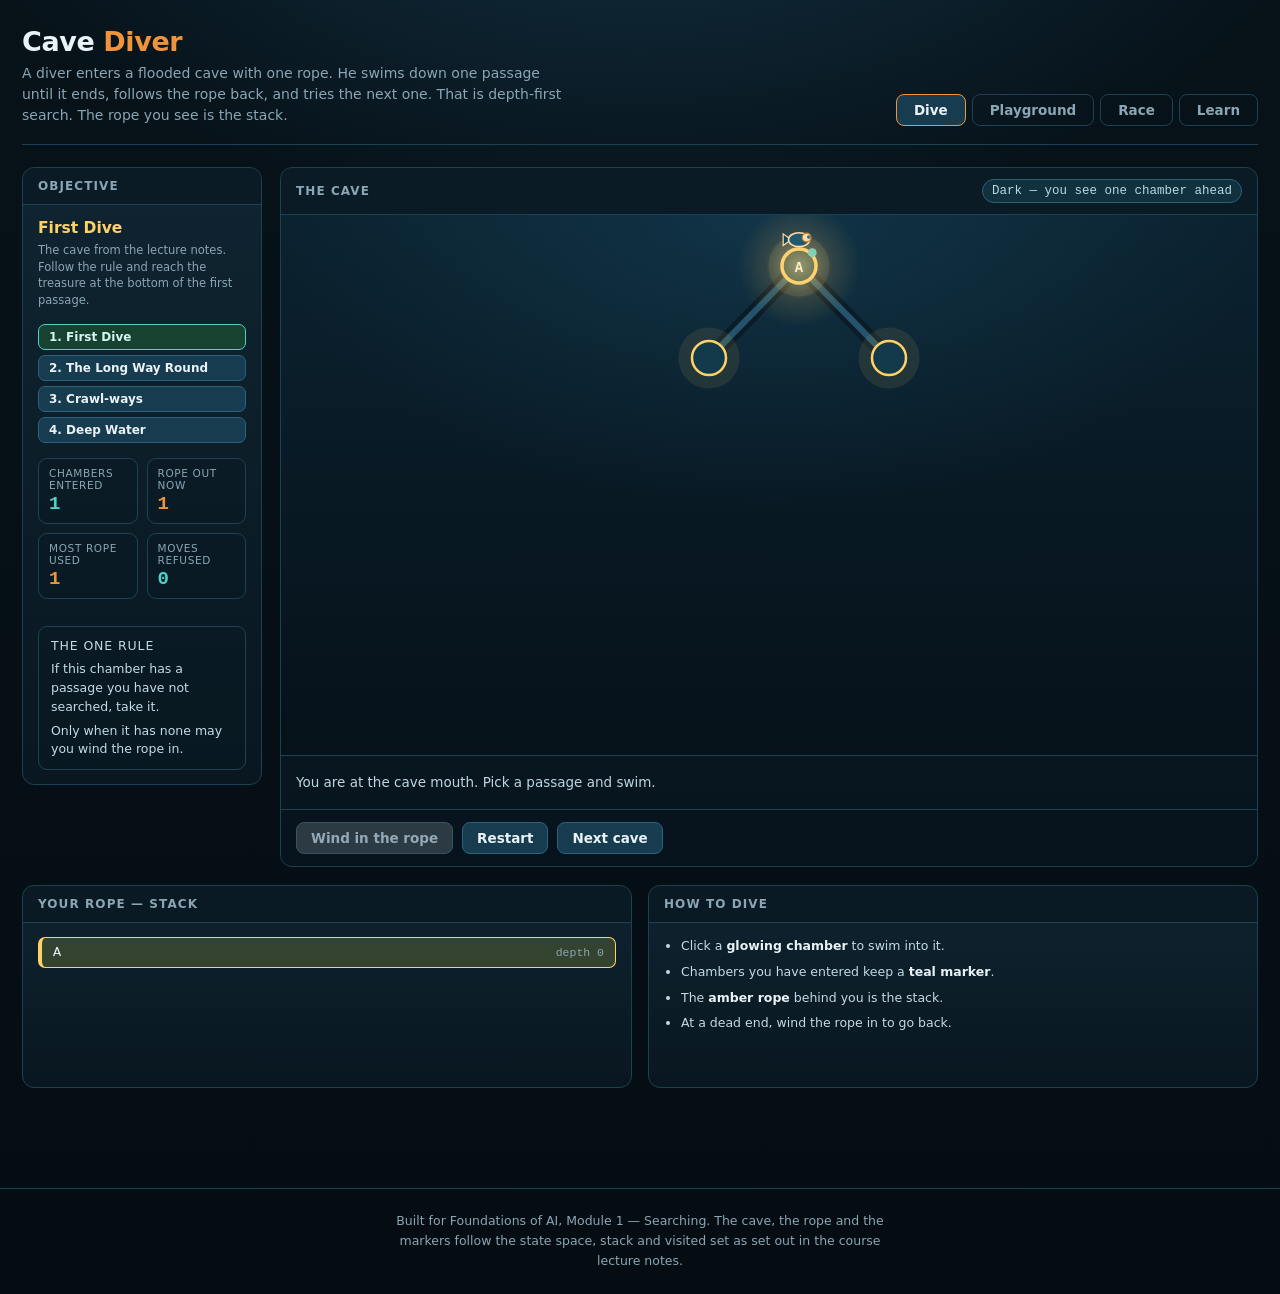
<file: site/index.html>
<!DOCTYPE html>
<html lang="en">
<head>
<meta charset="utf-8">
<meta name="viewport" content="width=device-width, initial-scale=1">
<title>Cave Diver &mdash; Depth-First Search</title>
<link rel="icon" href="data:image/svg+xml,<svg xmlns='http://www.w3.org/2000/svg' viewBox='0 0 16 16'><text y='13' font-size='13'>&#129446;</text></svg>">
<link rel="stylesheet" href="css/styles.css">
</head>
<body>
<div class="wrap">

  <header class="masthead">
    <div>
      <h1>Cave <span>Diver</span></h1>
      <p class="tagline">
        A diver enters a flooded cave with one rope. He swims down one passage until it
        ends, follows the rope back, and tries the next one. That is depth-first search.
        The rope you see is the stack.
      </p>
    </div>
    <nav class="modes" id="modes">
      <button class="mode is-active" data-view="dive">Dive</button>
      <button class="mode" data-view="playground">Playground</button>
      <button class="mode" data-view="race">Race</button>
      <button class="mode" data-view="learn">Learn</button>
    </nav>
  </header>

  <!-- ===================== DIVE ===================== -->
  <section class="view" id="view-dive">
    <div class="stage">

      <aside class="card">
        <div class="card-head"><h2>Objective</h2></div>
        <div class="card-body control-list">
          <div>
            <p class="level-name" id="level-name">First Dive</p>
            <p class="hint" id="level-brief"></p>
          </div>

          <div class="level-list" id="levels"></div>

          <div class="readings">
            <div class="reading">
              <span class="r-label">Chambers entered</span>
              <span class="r-value" id="d-entered">1</span>
            </div>
            <div class="reading">
              <span class="r-label">Rope out now</span>
              <span class="r-value rope" id="d-rope">1</span>
            </div>
            <div class="reading">
              <span class="r-label">Most rope used</span>
              <span class="r-value rope" id="d-maxrope">1</span>
            </div>
            <div class="reading">
              <span class="r-label">Moves refused</span>
              <span class="r-value" id="d-wrong">0</span>
            </div>
          </div>

          <div class="rules">
            <p class="rules-title">The one rule</p>
            <p>If this chamber has a passage you have not searched, take it.</p>
            <p>Only when it has none may you wind the rope in.</p>
          </div>
        </div>
      </aside>

      <section class="card">
        <div class="card-head">
          <h2>The Cave</h2>
          <span class="chip">Dark &mdash; you see one chamber ahead</span>
        </div>
        <div class="cave-frame" id="dive-frame">
          <svg id="dive-cave" role="img" aria-label="Dark cave; click a passage to swim"></svg>
        </div>
        <div class="dive-message is-info" id="dive-message"></div>
        <div class="controls">
          <button id="dive-pop" class="primary">Wind in the rope</button>
          <button id="dive-restart">Restart</button>
          <button id="dive-next">Next cave</button>
        </div>
      </section>

      <aside class="panel-stack">
        <section class="card">
          <div class="card-head"><h2>Your Rope &mdash; Stack</h2></div>
          <div class="card-body">
            <div class="stack-view" id="dive-stack"></div>
          </div>
        </section>

        <section class="card is-lesson" id="dive-lesson" hidden>
          <div class="card-head"><h2>What just happened</h2></div>
          <div class="card-body">
            <p class="lesson-text" id="dive-lesson-text"></p>
          </div>
        </section>

        <section class="card">
          <div class="card-head"><h2>How to dive</h2></div>
          <div class="card-body">
            <ul class="howto">
              <li>Click a <b>glowing chamber</b> to swim into it.</li>
              <li>Chambers you have entered keep a <b>teal marker</b>.</li>
              <li>The <b>amber rope</b> behind you is the stack.</li>
              <li>At a dead end, wind the rope in to go back.</li>
            </ul>
          </div>
        </section>
      </aside>

    </div>
  </section>

  <!-- ===================== PLAYGROUND ===================== -->
  <section class="view" id="view-playground" hidden>
    <div class="stage">

      <aside class="card controls-card">
        <div class="card-head">
          <h2>Conditions</h2>
          <button id="new-cave" class="mini">New cave</button>
        </div>
        <div class="card-body control-list">

          <div class="preset-row">
            <button id="preset-notes" class="mini">Notes cave A&ndash;F</button>
            <button id="preset-random" class="mini">Random cave</button>
          </div>

          <div class="control">
            <label for="branching">Passages per chamber <b>b</b> <output id="branching-out">2</output></label>
            <input id="branching" type="range" min="1" max="5" value="2">
          </div>

          <div class="control">
            <label for="depth">Cave depth <b>m</b> <output id="depth-out">4</output></label>
            <input id="depth" type="range" min="1" max="8" value="4">
          </div>

          <div class="control">
            <label for="loops">Crawl-ways (loops) <output id="loops-out">0</output></label>
            <input id="loops" type="range" min="0" max="10" value="0">
          </div>

          <div class="control">
            <label for="order">Which passage first?</label>
            <select id="order">
              <option value="left">Left first</option>
              <option value="right">Right first</option>
              <option value="random">Random</option>
            </select>
          </div>

          <div class="control">
            <label for="treasure">Treasure</label>
            <select id="treasure">
              <option value="none">No treasure (full sweep)</option>
              <option value="shallow-far">Shallow, last branch</option>
              <option value="shallow-near">Shallow, first branch</option>
              <option value="deep">Deepest chamber</option>
            </select>
            <p class="hint">Or click any chamber in the cave to move it there.</p>
          </div>

          <div class="control">
            <label for="rope-limit">Rope limit <output id="rope-limit-out">none</output></label>
            <input id="rope-limit" type="range" min="0" max="8" value="0">
            <p class="hint">0 means an unlimited rope.</p>
          </div>

          <label class="toggle">
            <input id="markers" type="checkbox" checked>
            <span>Leave markers (visited set)</span>
          </label>

          <label class="toggle">
            <input id="endless" type="checkbox">
            <span>Add an endless passage</span>
          </label>

        </div>
      </aside>

      <section class="card">
        <div class="card-head">
          <h2>The Cave</h2>
          <span class="chip" id="cave-name">Lecture 3 state space</span>
        </div>

        <div class="cave-frame" id="cave-frame">
          <svg id="cave" role="img" aria-label="Cave map showing the diver and the rope"></svg>
          <div class="too-big" id="too-big" hidden>
            <p class="too-big-number" id="too-big-number">0</p>
            <p class="too-big-label">chambers in this cave</p>
            <p class="too-big-text" id="too-big-text"></p>
          </div>
        </div>

        <div class="status-line" id="status">
          <span class="tag">ready</span>
          <span id="status-text">Press Play to send the diver in.</span>
        </div>

        <div class="controls">
          <button id="play" class="primary">Play</button>
          <button id="back">Back</button>
          <button id="step">Step</button>
          <button id="reset">Reset</button>
          <span class="spacer"></span>
          <label class="speed">
            Speed
            <input id="speed" type="range" min="1" max="12" value="6">
          </label>
        </div>
      </section>

      <aside class="panel-stack">

        <section class="card">
          <div class="card-head"><h2>Readings</h2></div>
          <div class="card-body">
            <div class="readings">
              <div class="reading">
                <span class="r-label">Chambers in cave</span>
                <span class="r-value" id="r-total">6</span>
              </div>
              <div class="reading">
                <span class="r-label">Chambers entered</span>
                <span class="r-value" id="r-entered">0</span>
              </div>
              <div class="reading">
                <span class="r-label">Rope out now</span>
                <span class="r-value rope" id="r-rope">0</span>
              </div>
              <div class="reading">
                <span class="r-label">Most rope used</span>
                <span class="r-value rope" id="r-maxrope">0</span>
              </div>
            </div>
            <p class="verdict-label">Outcome of the whole dive</p>
            <div class="verdict" id="verdict">Ready to dive.</div>
          </div>
        </section>

        <section class="card">
          <div class="card-head"><h2>The Algorithm</h2></div>
          <div class="card-body">
            <ol class="pseudo" id="pseudo">
              <li data-line="1">visit start, mark it, <b>push</b> it</li>
              <li data-line="2">repeat:</li>
              <li data-line="3" class="ind">current &larr; top of stack</li>
              <li data-line="4" class="ind">if current has an unvisited neighbour n:</li>
              <li data-line="5" class="ind2">visit n, mark it, <b>push</b> n</li>
              <li data-line="6" class="ind">else:</li>
              <li data-line="7" class="ind2"><b>pop</b> &mdash; follow the rope back</li>
              <li data-line="8">until the stack is empty</li>
            </ol>
          </div>
        </section>

        <section class="card">
          <div class="card-head">
            <h2>The Rope &mdash; Stack</h2>
            <span class="chip" id="stack-depth">0</span>
          </div>
          <div class="card-body">
            <div class="stack-view" id="stack-view"></div>
            <p class="note">
              The rope holds only the current path. Finished branches are wound back in,
              which is why DFS needs just O(m) memory.
            </p>
          </div>
        </section>

        <section class="card">
          <div class="card-head">
            <h2>Markers &mdash; Visited Set</h2>
            <span class="chip teal" id="visited-count">0</span>
          </div>
          <div class="card-body">
            <div class="chips" id="visited-view"></div>
          </div>
        </section>

        <section class="card">
          <div class="card-head"><h2>Dive Log</h2></div>
          <div class="card-body">
            <div class="log" id="log"></div>
          </div>
        </section>

      </aside>
    </div>
  </section>

  <!-- ===================== RACE ===================== -->
  <section class="view" id="view-race" hidden>

    <div class="race-bar card">
      <div class="race-controls">
        <div class="control inline">
          <label for="race-branching">Passages <b>b</b> <output id="race-branching-out">2</output></label>
          <input id="race-branching" type="range" min="1" max="4" value="2">
        </div>
        <div class="control inline">
          <label for="race-depth">Depth <b>m</b> <output id="race-depth-out">4</output></label>
          <input id="race-depth" type="range" min="2" max="6" value="4">
        </div>
        <div class="control inline">
          <label for="race-treasure">Treasure</label>
          <select id="race-treasure">
            <option value="shallow">Shallow, last branch</option>
            <option value="deep">Deepest chamber</option>
          </select>
        </div>
        <div class="control inline">
          <label for="race-rival">Compare DFS against</label>
          <select id="race-rival">
            <option value="bfs">Breadth-first search</option>
            <option value="ids">Iterative deepening</option>
          </select>
        </div>
        <span class="spacer"></span>
        <button id="race-play" class="primary">Play</button>
        <button id="race-step">Step</button>
        <button id="race-reset">Reset</button>
        <label class="speed">
          Speed
          <input id="race-speed" type="range" min="1" max="12" value="7">
        </label>
      </div>
      <p class="race-note" id="race-note"></p>
    </div>

    <div class="race-grid">
      <section class="card">
        <div class="card-head"><h2 id="race-left-title">DFS</h2></div>
        <div class="cave-frame is-short" id="race-left-frame">
          <svg id="race-left" role="img" aria-label="Depth-first search running"></svg>
        </div>
        <div class="readings race-readings">
          <div class="reading">
            <span class="r-label">Chambers entered</span>
            <span class="r-value" id="race-left-entered">0</span>
          </div>
          <div class="reading">
            <span class="r-label" id="race-left-mem-label">Rope out now</span>
            <span class="r-value rope" id="race-left-mem">0</span>
          </div>
          <div class="reading">
            <span class="r-label" id="race-left-maxmem-label">Most rope used</span>
            <span class="r-value rope" id="race-left-maxmem">0</span>
          </div>
        </div>
        <div class="status-line"><span id="race-left-status"></span></div>
      </section>

      <section class="card">
        <div class="card-head"><h2 id="race-right-title">BFS</h2></div>
        <div class="cave-frame is-short" id="race-right-frame">
          <svg id="race-right" role="img" aria-label="Rival search running"></svg>
        </div>
        <div class="readings race-readings">
          <div class="reading">
            <span class="r-label">Chambers entered</span>
            <span class="r-value" id="race-right-entered">0</span>
          </div>
          <div class="reading">
            <span class="r-label" id="race-right-mem-label">Ropes in the water</span>
            <span class="r-value teal" id="race-right-mem">0</span>
          </div>
          <div class="reading">
            <span class="r-label" id="race-right-maxmem-label">Most ropes at once</span>
            <span class="r-value teal" id="race-right-maxmem">0</span>
          </div>
        </div>
        <div class="status-line"><span id="race-right-status"></span></div>
      </section>
    </div>

    <div class="card race-verdict">
      <div class="card-body">
        <p class="verdict-label">What the two numbers say</p>
        <div class="verdict" id="race-verdict"></div>
      </div>
    </div>

  </section>

  <!-- ===================== LEARN ===================== -->
  <section class="view" id="view-learn" hidden>
    <article class="prose">

      <h2>What the diver is actually doing</h2>
      <p>
        An agent with a goal and no map has only one honest option: explore
        systematically. Depth-first search is the most committed version of that
        idea. Faced with several passages, it picks one and follows it to the end
        before considering any other.
      </p>
      <p>
        Chambers are <b>states</b>. Passages are <b>actions</b>. The rope is the
        <b>stack</b>. The markers are the <b>visited set</b>. Nothing in the game
        is decoration: each piece is a part of the algorithm wearing a costume.
      </p>

      <h2>Three ingredients</h2>
      <div class="ingredients">
        <div class="ingredient">
          <p class="ing-title">The state space</p>
          <p>Every chamber the diver could stand in, and every passage out of it.</p>
        </div>
        <div class="ingredient">
          <p class="ing-title">The visited set</p>
          <p>What has already been fully searched. Without it the search never ends.</p>
        </div>
        <div class="ingredient">
          <p class="ing-title">The stack</p>
          <p>Unfinished decisions, newest first. The rope behind the diver.</p>
        </div>
      </div>

      <h2>The algorithm</h2>
      <pre class="code">visit the starting chamber, mark it, push it
repeat:
    current &larr; top of stack
    if current has a neighbour that is not marked:
        visit it, mark it, push it          &larr; go deeper
    else:
        pop current                          &larr; follow the rope back
until the stack is empty</pre>
      <p>
        The stack holds only the path the diver is standing on, not every chamber
        he has discovered. That single detail is the reason the memory cost is
        O(m) rather than O(b&times;m), and it is what separates DFS from BFS more
        than the order of exploration does.
      </p>

      <h2>Worked trace</h2>
      <p>
        The state space from the lecture: A &rarr; {B, C}, B &rarr; {D, E},
        D &rarr; {F}, and C, E, F lead nowhere. Every row below is produced by the
        same code the game runs.
      </p>
      <div class="table-wrap">
        <table class="trace" id="learn-trace">
          <thead>
            <tr>
              <th>Step</th><th>Current</th><th>Action</th>
              <th>Stack (current path)</th><th>Visited set</th>
            </tr>
          </thead>
          <tbody></tbody>
        </table>
      </div>

      <h2>What it costs</h2>
      <p>
        Let <b>b</b> be the average number of passages out of a chamber and
        <b>m</b> the greatest depth. Move the sliders and watch the two numbers
        pull apart.
      </p>
      <div class="calc">
        <div class="calc-controls">
          <div class="control">
            <label for="calc-b">Branching factor <b>b</b> <output id="calc-b-out">4</output></label>
            <input id="calc-b" type="range" min="2" max="10" value="4">
          </div>
          <div class="control">
            <label for="calc-m">Maximum depth <b>m</b> <output id="calc-m-out">20</output></label>
            <input id="calc-m" type="range" min="2" max="30" value="20">
          </div>
        </div>
        <div class="calc-out">
          <div class="calc-figure">
            <span class="calc-label">Chambers it may enter &mdash; time O(b<sup>m</sup>)</span>
            <span class="calc-value bad" id="calc-time">1.1 trillion</span>
          </div>
          <div class="calc-figure">
            <span class="calc-label">Chambers it must remember &mdash; space O(m)</span>
            <span class="calc-value good" id="calc-space">20</span>
          </div>
        </div>
        <p class="calc-note" id="calc-note"></p>
      </div>

      <h2>Is it any good?</h2>
      <div class="table-wrap">
        <table class="props">
          <tbody>
            <tr>
              <th>Complete?</th>
              <td><span class="verdict-chip no">No</span>
                Down an infinitely long passage it commits forever and never
                returns. Try the endless passage in the Playground.</td>
            </tr>
            <tr>
              <th>Optimal?</th>
              <td><span class="verdict-chip no">No</span>
                With one charging station three moves away and another twenty,
                DFS can reach the twenty-move one first and stop there.</td>
            </tr>
            <tr>
              <th>Time</th>
              <td><span class="verdict-chip warn">O(b<sup>m</sup>)</span>
                In the worst case it enters nearly every chamber. DFS changes the
                order of exploration; it does not reduce how many states exist.</td>
            </tr>
            <tr>
              <th>Space</th>
              <td><span class="verdict-chip yes">O(m)</span>
                Only the current path. This is where DFS wins, and it wins big.</td>
            </tr>
          </tbody>
        </table>
      </div>

      <h2>Choosing between them</h2>
      <div class="choose">
        <div class="choose-col">
          <p class="choose-title">Reach for DFS when</p>
          <ul>
            <li>memory is the scarce resource</li>
            <li>the search space is enormous</li>
            <li>you must explore a huge design space</li>
            <li>any solution will do</li>
          </ul>
        </div>
        <div class="choose-col">
          <p class="choose-title">Reach for BFS when</p>
          <ul>
            <li>you need the shortest solution</li>
            <li>you need the nearest exit</li>
            <li>the goal is likely to be close by</li>
            <li>branches may be infinite</li>
          </ul>
        </div>
      </div>
      <p>
        These are not competing answers to one question. They are different
        policies for choosing which state to look at next. DFS says stack. BFS
        says queue. Uniform cost search says priority queue ordered by path cost.
        A* says priority queue ordered by cost plus heuristic. Same skeleton,
        different rule.
      </p>

      <h2>Where this pattern shows up</h2>
      <ul class="apps">
        <li><b>Backtracking puzzles</b> &mdash; Sudoku solvers and N-Queens guess,
          check, and undo.</li>
        <li><b>Directory trees</b> &mdash; walking a filesystem goes depth-first
          almost by instinct.</li>
        <li><b>Recursive parsing</b> &mdash; reading nested JSON or XML descends and
          returns.</li>
        <li><b>Constraint problems</b> &mdash; scheduling, timetabling and SAT solving
          all guess, detect a conflict, and backtrack.</li>
        <li><b>Game engines</b> &mdash; chess searches depth-first, but with pruning,
          because exploring every branch is impossible.</li>
        <li><b>Program synthesis</b> &mdash; write a program, test it, fail, modify,
          try again.</li>
      </ul>
      <p>
        It also describes something closer to home. A language model working
        through a chain of reasoning usually follows one line of argument at a
        time rather than every possible argument at once, and some inference
        methods deliberately branch and abandon a weak line. That resembles
        depth-first exploration, even though the machinery underneath is nothing
        like this cave.
      </p>
      <p class="closing">
        So "DFS is everywhere" is slightly too strong. What is everywhere is the
        pattern: commit to one possibility, follow it as far as it goes, and
        backtrack in an orderly way when it fails.
      </p>

    </article>
  </section>

</div>

<footer class="site-foot">
  <p>
    Built for Foundations of AI, Module 1 &mdash; Searching. The cave, the rope and
    the markers follow the state space, stack and visited set as set out in the
    course lecture notes.
  </p>
</footer>

<script src="js/graph.js"></script>
<script src="js/search.js"></script>
<script src="js/cave.js"></script>
<script src="js/dive.js"></script>
<script src="js/race.js"></script>
<script src="js/app.js"></script>
</body>
</html>
</file>
<file: site/css/styles.css>
/* Cave Diver - visual language
 *
 * Dark water, warm rope. The palette is deliberately two-sided: everything
 * cold and blue is the cave (the problem), everything warm and amber is the
 * diver's own memory (the stack). A student should be able to tell the data
 * structure from the state space at a glance, by colour alone.
 */

:root {
  --abyss: #050d13;
  --deep: #0a1a24;
  --mid: #102a38;
  --panel: #0e212d;
  --rock: #16303e;
  --line: #1d4154;

  --teal: #4fd1c5;
  --rope: #f0943c;
  --rope-bright: #ffb067;
  --gold: #ffd166;
  --ink: #e9f3f7;
  --muted: #8aa6b4;
  --danger: #ff7b72;

  --radius: 12px;
  --mono: ui-monospace, "SF Mono", "Cascadia Mono", "Roboto Mono", Menlo, Consolas, monospace;
  --sans: "Segoe UI", system-ui, -apple-system, "Helvetica Neue", Arial, sans-serif;
}

* { box-sizing: border-box; }

html, body {
  margin: 0;
  padding: 0;
  background: var(--abyss);
  color: var(--ink);
  font-family: var(--sans);
  -webkit-font-smoothing: antialiased;
}

body {
  background:
    radial-gradient(1100px 620px at 50% -12%, #123143 0%, transparent 62%),
    linear-gradient(180deg, #071219 0%, #050d13 100%);
  min-height: 100vh;
}

.wrap {
  max-width: 1360px;
  margin: 0 auto;
  padding: 26px 22px 60px;
}

/* ---------- header ---------- */

.masthead {
  display: flex;
  align-items: flex-end;
  justify-content: space-between;
  gap: 24px;
  flex-wrap: wrap;
  padding-bottom: 18px;
  border-bottom: 1px solid var(--line);
  margin-bottom: 22px;
}

.masthead h1 {
  margin: 0;
  font-size: 27px;
  letter-spacing: -0.015em;
  font-weight: 650;
}

.masthead h1 span { color: var(--rope); }

.tagline {
  margin: 6px 0 0;
  color: var(--muted);
  font-size: 14px;
  max-width: 62ch;
  line-height: 1.5;
}

/* ---------- layout ---------- */

.stage {
  display: grid;
  grid-template-columns: 252px minmax(0, 1fr) 320px;
  gap: 18px;
  align-items: start;
}

@media (max-width: 1280px) {
  .stage { grid-template-columns: 240px minmax(0, 1fr); }
  .panel-stack { grid-column: 1 / -1; grid-template-columns: repeat(2, minmax(0,1fr)); }
}

@media (max-width: 860px) {
  .stage { grid-template-columns: minmax(0, 1fr); }
  .panel-stack { grid-template-columns: minmax(0, 1fr); }
  /* On a phone the cave comes first. Stacking the controls above it
   * pushes the thing the page is about off the bottom of the screen. */
  .stage > section { order: 1; }
  .stage > aside { order: 2; }
  .cave-frame { height: 46vh; min-height: 320px; }
}

.card {
  background: linear-gradient(180deg, rgba(18,44,58,0.72), rgba(10,26,36,0.72));
  border: 1px solid var(--line);
  border-radius: var(--radius);
  overflow: hidden;
}

.card-head {
  display: flex;
  align-items: center;
  justify-content: space-between;
  gap: 12px;
  padding: 11px 15px;
  border-bottom: 1px solid var(--line);
  background: rgba(6,18,26,0.5);
}

.card-head h2 {
  margin: 0;
  font-size: 12px;
  font-weight: 650;
  letter-spacing: 0.09em;
  text-transform: uppercase;
  color: var(--muted);
}

.card-body { padding: 14px 15px; }

/* ---------- the cave ---------- */

.cave-frame {
  position: relative;
  background:
    radial-gradient(700px 420px at 50% 0%, rgba(26,78,104,0.42), transparent 70%),
    linear-gradient(180deg, #0b2230 0%, #061119 100%);
  height: 60vh;
  min-height: 400px;
  overflow: auto;
  display: flex;
  justify-content: center;
  scroll-behavior: smooth;
}

#cave { display: block; margin: auto; flex: 0 0 auto; }

.too-big {
  margin: auto;
  text-align: center;
  padding: 30px 34px;
  max-width: 460px;
}

.too-big-number {
  margin: 0;
  font-family: var(--mono);
  font-size: 44px;
  font-weight: 650;
  color: var(--gold);
  letter-spacing: -0.02em;
}

.too-big-label {
  margin: 2px 0 16px;
  font-size: 11.5px;
  letter-spacing: 0.14em;
  text-transform: uppercase;
  color: var(--muted);
}

.too-big-text {
  margin: 0;
  font-size: 13.5px;
  line-height: 1.65;
  color: #c3dae4;
}

.cave-frame::-webkit-scrollbar { width: 10px; height: 10px; }
.cave-frame::-webkit-scrollbar-thumb {
  background: #27566d; border-radius: 6px;
}
.cave-frame::-webkit-scrollbar-track { background: transparent; }

/* Stroke widths are set as attributes in cave.js so they can scale with
 * chamber size; CSS only carries colour, or it would override them. */
.layer-passages .passage-wall {
  stroke: #0a1c26;
  stroke-linecap: round;
}

.layer-passages .passage {
  stroke: #24536b;
  stroke-linecap: round;
  transition: stroke 240ms ease;
}

.layer-passages .passage.is-lit { stroke: #4894b5; }

.crawlway {
  fill: none;
  stroke: #1f4659;
  stroke-width: 3;
  stroke-dasharray: 5 7;
  stroke-linecap: round;
  opacity: 0.85;
}

.rope {
  fill: none;
  stroke: var(--rope);
  stroke-linecap: round;
  stroke-linejoin: round;
  transition: stroke 200ms ease;
}

.rope-glow {
  fill: none;
  stroke: var(--rope);
  stroke-linecap: round;
  stroke-linejoin: round;
  opacity: 0.17;
  filter: blur(2px);
}

/* chambers */

.chamber-halo {
  fill: transparent;
  transition: fill 260ms ease;
}

.chamber-body {
  fill: #0d2634;
  stroke: #2b5e78;
  stroke-width: 2.5;
  transition: fill 260ms ease, stroke 260ms ease;
}

.chamber-marker {
  fill: transparent;
  transition: fill 260ms ease;
}

.chamber-label {
  fill: #7fa0b1;
  font-family: var(--mono);
  font-weight: 600;
  text-anchor: middle;
  pointer-events: none;
  transition: fill 260ms ease;
}

.chamber.is-visited .chamber-body { fill: #11384a; stroke: #3d8aa5; }
.chamber.is-visited .chamber-label { fill: #bcd6e2; }
.chamber.is-visited .chamber-marker { fill: var(--teal); }

.chamber.is-on-rope .chamber-body { stroke: var(--rope); fill: #1b3443; }
.chamber.is-on-rope .chamber-label { fill: #ffe6c7; }

.chamber.is-current .chamber-body {
  fill: #2d4a3f;
  stroke: var(--gold);
  stroke-width: 3.5;
}
.chamber.is-current .chamber-halo { fill: rgba(255,209,102,0.1); }
.chamber.is-current .chamber-label { fill: #fff5dd; }

.chamber.is-finished .chamber-body { opacity: 0.92; }

.treasure {
  fill: var(--gold);
  opacity: 0.95;
  filter: url(#softGlow);
}

.diver-body { fill: #1f5a6e; stroke: #ffd9a8; stroke-width: 1.6; }
.diver-head { fill: #ffe0b0; stroke: #c9762a; stroke-width: 1.2; }
.diver-mask { fill: #3a6f88; }
.diver-fin { fill: #14455a; stroke: #ffd9a8; stroke-width: 1.2; }
.diver, .lamp { transition: transform 220ms ease, opacity 220ms ease; }

/* ---------- controls ---------- */

.controls {
  display: flex;
  align-items: center;
  gap: 9px;
  flex-wrap: wrap;
  padding: 12px 15px;
  border-top: 1px solid var(--line);
  background: rgba(6,18,26,0.55);
}

button {
  font: inherit;
  font-size: 13.5px;
  font-weight: 550;
  color: var(--ink);
  background: #173c4f;
  border: 1px solid #2a637e;
  border-radius: 8px;
  padding: 7px 14px;
  cursor: pointer;
  transition: background 150ms ease, border-color 150ms ease, transform 80ms ease;
}

button:hover:not(:disabled) { background: #1d4c63; border-color: #3a7d9c; }
button:active:not(:disabled) { transform: translateY(1px); }

button:disabled { opacity: 0.4; cursor: not-allowed; }

button.primary {
  background: var(--rope);
  border-color: #ffb067;
  color: #2a1706;
  font-weight: 650;
}
button.primary:hover:not(:disabled) { background: var(--rope-bright); }

.spacer { flex: 1 1 auto; }

.speed {
  display: flex;
  align-items: center;
  gap: 8px;
  font-size: 12.5px;
  color: var(--muted);
}

.speed input { width: 110px; accent-color: var(--rope); }

/* ---------- side panels ---------- */

.panel-stack { display: grid; gap: 16px; }

.stack-view {
  display: flex;
  flex-direction: column-reverse;
  gap: 5px;
  min-height: 136px;
  justify-content: flex-end;
}

.stack-item {
  font-family: var(--mono);
  font-size: 13.5px;
  padding: 7px 11px;
  border-radius: 7px;
  background: #1d3a49;
  border: 1px solid #2f6880;
  border-left: 4px solid var(--rope);
  display: flex;
  justify-content: space-between;
  align-items: center;
}

.stack-item.top {
  background: #33432f;
  border-color: var(--gold);
  border-left-color: var(--gold);
}

.stack-item .depth { color: var(--muted); font-size: 11.5px; }

.stack-empty {
  color: var(--muted);
  font-size: 13px;
  font-style: italic;
  padding: 10px 2px;
}

.chips { display: flex; flex-wrap: wrap; gap: 6px; }

.chip {
  font-family: var(--mono);
  font-size: 12.5px;
  padding: 4px 9px;
  border-radius: 999px;
  background: #11313f;
  border: 1px solid #2c6174;
  color: #b9d6e2;
}

.chip.teal { border-color: var(--teal); color: #cdf5f0; }

/* ---------- log ---------- */

.log {
  position: relative;
  max-height: 200px;
  overflow-y: auto;
  font-size: 13px;
  line-height: 1.5;
  display: grid;
  gap: 6px;
}

.log-row {
  display: grid;
  grid-template-columns: 30px 1fr;
  gap: 8px;
  padding: 6px 8px;
  border-radius: 7px;
  color: #c3dae4;
}

.log-row .n { color: var(--muted); font-family: var(--mono); font-size: 12px; }
.log-row.is-current { background: rgba(240,148,60,0.14); color: #ffe3c4; }
.log-row.kind-pop { color: #9fc0cf; }

/* ---------- misc ---------- */

.note {
  font-size: 12.5px;
  color: var(--muted);
  line-height: 1.55;
  margin: 10px 0 0;
}

.status-line {
  font-size: 13.5px;
  color: #cfe4ec;
  padding: 10px 15px;
  border-top: 1px solid var(--line);
  background: rgba(6,18,26,0.35);
  min-height: 42px;
  display: flex;
  align-items: center;
  gap: 8px;
}

.status-line .tag {
  font-family: var(--mono);
  font-size: 11.5px;
  text-transform: uppercase;
  letter-spacing: 0.07em;
  padding: 2px 7px;
  border-radius: 5px;
  background: #1d4154;
  color: #9fc5d4;
}

.status-line .tag.visit { background: #1f4a3a; color: #8fe0b4; }
.status-line .tag.pop { background: #4a2f1f; color: #ffbe8f; }
.status-line .tag.cutoff { background: #4a1f28; color: #ffa8b4; }

/* ---------- conditions panel ---------- */

.control-list { display: grid; gap: 15px; }

.preset-row { display: flex; gap: 7px; flex-wrap: wrap; }

button.mini {
  font-size: 12px;
  padding: 5px 10px;
  border-radius: 7px;
}

.control { display: grid; gap: 6px; }

.control.is-off { opacity: 0.4; }

.control label {
  font-size: 12.5px;
  color: #b7d0dc;
  display: flex;
  justify-content: space-between;
  align-items: baseline;
  gap: 8px;
}

.control label b { color: var(--rope); font-family: var(--mono); font-weight: 600; }

.control output {
  font-family: var(--mono);
  font-size: 12px;
  color: var(--gold);
  background: #13303f;
  border-radius: 5px;
  padding: 1px 7px;
}

.control input[type="range"] { width: 100%; accent-color: var(--rope); }

.control select {
  font: inherit;
  font-size: 13px;
  color: var(--ink);
  background: #12303f;
  border: 1px solid #2a637e;
  border-radius: 7px;
  padding: 6px 8px;
  width: 100%;
}

.hint {
  margin: 0;
  font-size: 11.5px;
  color: var(--muted);
  line-height: 1.45;
}

.toggle {
  display: flex;
  align-items: center;
  gap: 9px;
  font-size: 12.5px;
  color: #b7d0dc;
  cursor: pointer;
}

.toggle.is-off { opacity: 0.4; }

.toggle input {
  width: 16px;
  height: 16px;
  accent-color: var(--rope);
  cursor: pointer;
}

/* ---------- readings ---------- */

.readings {
  display: grid;
  grid-template-columns: 1fr 1fr;
  gap: 9px;
  margin-bottom: 12px;
}

.reading {
  background: rgba(9,26,36,0.6);
  border: 1px solid #1d4154;
  border-radius: 9px;
  padding: 8px 10px;
  display: grid;
  gap: 2px;
}

.r-label {
  font-size: 10.5px;
  text-transform: uppercase;
  letter-spacing: 0.06em;
  color: var(--muted);
}

.r-value {
  font-family: var(--mono);
  font-size: 19px;
  font-weight: 600;
  color: var(--teal);
}

.r-value.rope { color: var(--rope); }

.verdict-label {
  margin: 0 0 6px;
  font-size: 10.5px;
  text-transform: uppercase;
  letter-spacing: 0.06em;
  color: var(--muted);
}

.verdict {
  font-size: 12.5px;
  line-height: 1.55;
  color: #c6dde7;
  background: rgba(9,26,36,0.5);
  border-left: 3px solid var(--teal);
  border-radius: 0 8px 8px 0;
  padding: 10px 12px;
}

.verdict.is-warn { border-left-color: var(--gold); color: #f0e0c0; }
.verdict.is-bad { border-left-color: var(--danger); color: #f6d2cf; }

/* ---------- clickable chambers ---------- */

/* The endless shaft: drawn tight and dim so it reads as a bottomless
 * descent rather than as ordinary chambers. */
.chamber.is-shaft .chamber-body {
  fill: #0d2331;
  stroke: #1b3f52;
  stroke-width: 1;
}
.chamber.is-shaft.is-visited .chamber-body { fill: #11384a; stroke: #35758f; }
.chamber.is-shaft.is-on-rope .chamber-body { stroke: var(--rope); }

.chamber-hit { fill: transparent; cursor: pointer; }
.chamber.is-clickable { cursor: pointer; }
.chamber.is-clickable:hover .chamber-body { stroke: var(--gold); }

/* ---------- dive mode ---------- */

.modes { display: flex; gap: 6px; }

.mode {
  background: transparent;
  border: 1px solid var(--line);
  color: var(--muted);
  padding: 7px 17px;
  font-size: 13.5px;
}

.mode.is-active {
  background: #173c4f;
  border-color: var(--rope);
  color: var(--ink);
}

.view[hidden] { display: none; }

.level-name {
  margin: 0 0 5px;
  font-size: 15.5px;
  font-weight: 650;
  color: var(--gold);
}

.level-list { display: grid; gap: 5px; }
.level-list .mini { text-align: left; }
.level-list .mini.is-active {
  background: #17422f;
  border-color: var(--teal);
  color: #d6f7f1;
}

.rules {
  background: rgba(9,26,36,0.55);
  border: 1px solid var(--line);
  border-radius: 9px;
  padding: 10px 12px;
}

.rules-title {
  margin: 0 0 6px;
  font-size: 10.5px;
  letter-spacing: 0.07em;
  text-transform: uppercase;
  color: var(--rope);
}

.rules p { margin: 0 0 5px; font-size: 12.5px; line-height: 1.5; color: #c3dae4; }
.rules p:last-child { margin-bottom: 0; }

.dive-message {
  padding: 12px 15px;
  border-top: 1px solid var(--line);
  font-size: 13.5px;
  line-height: 1.55;
  min-height: 54px;
  display: flex;
  align-items: center;
  background: rgba(6,18,26,0.4);
}

.dive-message.is-info { color: #bdd6e2; }
.dive-message.is-good { color: #a6e3c4; }
.dive-message.is-warn { color: #ffd9a8; }
.dive-message.is-bad { color: #ffb3ad; background: rgba(90,28,28,0.22); }
.dive-message.is-win {
  color: #ffe6a8;
  background: rgba(90,70,20,0.24);
  font-weight: 550;
}

/* Still clickable: the refusal is the lesson. */
button.primary.is-blocked {
  background: #2c3a44;
  border-color: #3d525f;
  color: #93a9b5;
}
button.primary.is-blocked:hover:not(:disabled) { background: #35454f; }

.howto { margin: 0; padding-left: 17px; display: grid; gap: 7px; }
.howto li { font-size: 12.5px; line-height: 1.5; color: #c3dae4; }
.howto b { color: var(--ink); font-weight: 600; }

.card.is-lesson { border-color: var(--gold); }
.lesson-text { margin: 0; font-size: 13px; line-height: 1.6; color: #f0e2c4; }

/* fog of war */

.chamber.is-hidden { opacity: 0; pointer-events: none; }
.passage.is-hidden, .passage-wall.is-hidden { opacity: 0; }

.chamber.is-glimpsed .chamber-body {
  fill: #081a24;
  stroke: #244b5f;
  stroke-dasharray: 3 3;
}
.chamber.is-glimpsed .chamber-label { opacity: 0; }

/* You cannot see treasure through rock. Without this the dive stops
 * being an uninformed search the moment the goal comes into range. */
.chamber.is-glimpsed .treasure { opacity: 0; }

/* A chamber you are allowed to swim into. */
.chamber.is-legal .chamber-body {
  fill: #123a4a;
  stroke: var(--gold);
  stroke-dasharray: none;
  animation: beckon 1.9s ease-in-out infinite;
}
.chamber.is-legal .chamber-halo { fill: rgba(255,209,102,0.09); }

@keyframes beckon {
  0%, 100% { stroke-opacity: 0.55; }
  50% { stroke-opacity: 1; }
}

/* ---------- race mode ---------- */

.race-bar { margin-bottom: 16px; }

.race-controls {
  display: flex;
  align-items: flex-end;
  gap: 18px;
  flex-wrap: wrap;
  padding: 14px 16px;
}

.control.inline { min-width: 150px; gap: 5px; }
.control.inline label { font-size: 12px; }

.race-note {
  margin: 0;
  padding: 0 16px 13px;
  font-size: 12.5px;
  color: var(--muted);
}

.race-grid {
  display: grid;
  grid-template-columns: 1fr 1fr;
  gap: 16px;
  align-items: start;
}

@media (max-width: 900px) {
  .race-grid { grid-template-columns: 1fr; }
}

.cave-frame.is-short { height: 300px; min-height: 300px; }

.race-readings {
  grid-template-columns: repeat(3, 1fr);
  margin: 0;
  padding: 12px 14px;
  border-top: 1px solid var(--line);
}

.race-readings .r-value { font-size: 17px; }
.r-value.teal { color: var(--teal); }

.race-grid .status-line { font-size: 12.5px; min-height: 46px; }

.race-verdict { margin-top: 16px; }

/* BFS has no single rope. The path to the chamber being expanded is
 * still worth drawing, but faintly: the queue is the memory, not this. */
.mode-bfs .rope { stroke: #3f7d9b; opacity: 0.55; }
.mode-bfs .rope-glow { display: none; }

.chamber.is-frontier .chamber-body {
  fill: #0f3b3a;
  stroke: var(--teal);
  stroke-width: 2.5;
}
.chamber.is-frontier .chamber-marker { fill: var(--teal); }

/* ---------- pseudocode panel ---------- */

.pseudo {
  margin: 0;
  padding: 0;
  list-style: none;
  font-family: var(--mono);
  font-size: 12px;
  line-height: 1.5;
  counter-reset: pseudo;
}

.pseudo li {
  padding: 3px 8px 3px 26px;
  border-radius: 5px;
  color: #9fbccb;
  position: relative;
  transition: background 160ms ease, color 160ms ease;
}

.pseudo li::before {
  counter-increment: pseudo;
  content: counter(pseudo);
  position: absolute;
  left: 7px;
  color: #4d6f80;
}

.pseudo li.ind { padding-left: 40px; }
.pseudo li.ind2 { padding-left: 54px; }
.pseudo li b { color: var(--rope); font-weight: 600; }

.pseudo li.is-active {
  background: rgba(240,148,60,0.16);
  color: #ffe6c7;
}

/* ---------- learn page ---------- */

.prose {
  max-width: 860px;
  margin: 0 auto;
  font-size: 15px;
  line-height: 1.72;
  color: #cfe0e9;
}

.prose h2 {
  margin: 42px 0 14px;
  font-size: 21px;
  font-weight: 650;
  color: var(--ink);
  letter-spacing: -0.012em;
}

.prose h2:first-child { margin-top: 6px; }
.prose p { margin: 0 0 15px; }
.prose b { color: var(--ink); font-weight: 600; }

.prose ul { margin: 0 0 15px; padding-left: 20px; }
.prose li { margin-bottom: 7px; }

.closing {
  border-left: 3px solid var(--rope);
  padding: 2px 0 2px 15px;
  color: #e5d3bd;
}

.code {
  background: rgba(6,18,26,0.7);
  border: 1px solid var(--line);
  border-radius: 10px;
  padding: 15px 17px;
  font-family: var(--mono);
  font-size: 12.5px;
  line-height: 1.75;
  color: #bfe0ee;
  overflow-x: auto;
  margin: 0 0 15px;
}

.ingredients {
  display: grid;
  grid-template-columns: repeat(auto-fit, minmax(210px, 1fr));
  gap: 12px;
  margin-bottom: 16px;
}

.ingredient {
  background: rgba(14,33,45,0.7);
  border: 1px solid var(--line);
  border-radius: 10px;
  padding: 13px 15px;
}

.ing-title {
  margin: 0 0 5px !important;
  color: var(--rope);
  font-weight: 600;
  font-size: 13.5px;
}

.ingredient p:last-child { margin: 0; font-size: 13px; line-height: 1.55; }

.table-wrap {
  overflow-x: auto;
  border: 1px solid var(--line);
  border-radius: 10px;
  margin-bottom: 16px;
}

table.trace, table.props {
  width: 100%;
  border-collapse: collapse;
  font-size: 13px;
}

table.trace th, table.props th {
  text-align: left;
  padding: 10px 13px;
  background: rgba(6,18,26,0.6);
  color: var(--muted);
  font-size: 11px;
  text-transform: uppercase;
  letter-spacing: 0.06em;
  font-weight: 600;
  white-space: nowrap;
}

table.trace td, table.props td {
  padding: 9px 13px;
  border-top: 1px solid rgba(29,65,84,0.65);
  vertical-align: top;
}

table.trace .mono { font-family: var(--mono); font-size: 12px; color: var(--gold); }
table.trace tr.kind-pop td { color: #9fc0cf; }

table.props th { width: 110px; vertical-align: top; background: transparent; }

.verdict-chip {
  display: inline-block;
  font-size: 11px;
  font-weight: 650;
  padding: 2px 8px;
  border-radius: 5px;
  margin-right: 8px;
  font-family: var(--mono);
}

.verdict-chip.no { background: #4a2228; color: #ffb3ad; }
.verdict-chip.yes { background: #1f4a3a; color: #8fe0b4; }
.verdict-chip.warn { background: #4a3a1f; color: #ffd9a8; }

.calc {
  background: rgba(14,33,45,0.7);
  border: 1px solid var(--line);
  border-radius: 12px;
  padding: 17px;
  margin-bottom: 16px;
}

.calc-controls {
  display: grid;
  grid-template-columns: repeat(auto-fit, minmax(210px, 1fr));
  gap: 16px;
  margin-bottom: 16px;
}

.calc-out {
  display: grid;
  grid-template-columns: repeat(auto-fit, minmax(210px, 1fr));
  gap: 12px;
}

.calc-figure {
  background: rgba(6,18,26,0.55);
  border-radius: 9px;
  padding: 12px 14px;
  display: grid;
  gap: 4px;
}

.calc-label { font-size: 11px; text-transform: uppercase; letter-spacing: 0.05em; color: var(--muted); }
.calc-value { font-family: var(--mono); font-size: 25px; font-weight: 650; }
.calc-value.bad { color: var(--danger); }
.calc-value.good { color: var(--teal); }

.calc-note { margin: 14px 0 0 !important; font-size: 13px; color: #b7d0dc; }

.choose {
  display: grid;
  grid-template-columns: repeat(auto-fit, minmax(240px, 1fr));
  gap: 12px;
  margin-bottom: 16px;
}

.choose-col {
  background: rgba(14,33,45,0.7);
  border: 1px solid var(--line);
  border-radius: 10px;
  padding: 13px 15px;
}

.choose-title { margin: 0 0 8px !important; font-weight: 600; color: var(--gold); font-size: 13.5px; }
.choose-col ul { margin: 0; padding-left: 18px; }
.choose-col li { font-size: 13px; margin-bottom: 5px; }

.apps li { font-size: 14px; }

/* ---------- footer ---------- */

.site-foot {
  border-top: 1px solid var(--line);
  margin-top: 40px;
  padding: 22px;
  text-align: center;
}

.site-foot p {
  margin: 0 auto;
  max-width: 62ch;
  font-size: 12.5px;
  line-height: 1.6;
  color: var(--muted);
}

@media (prefers-reduced-motion: reduce) {
  .chamber.is-legal .chamber-body { animation: none; stroke-opacity: 1; }
  .cave-frame { scroll-behavior: auto; }
}
</file>
